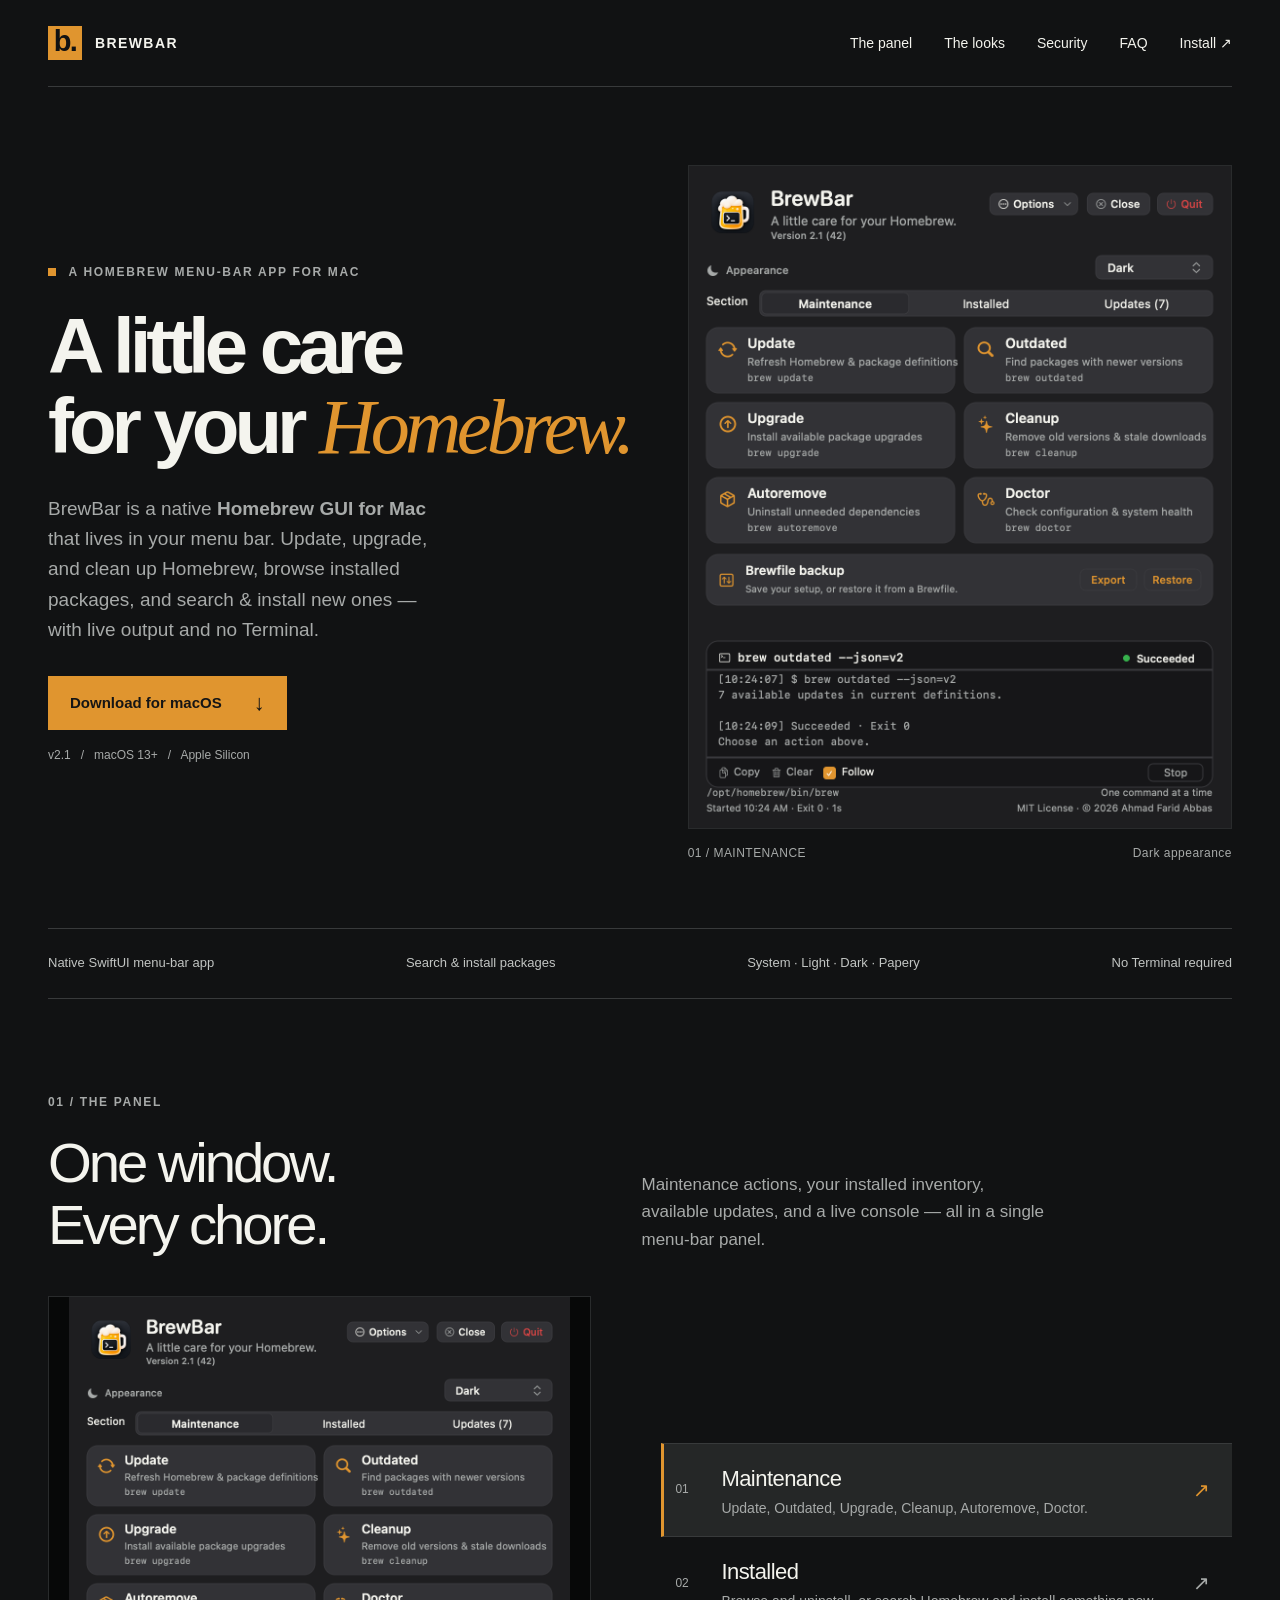
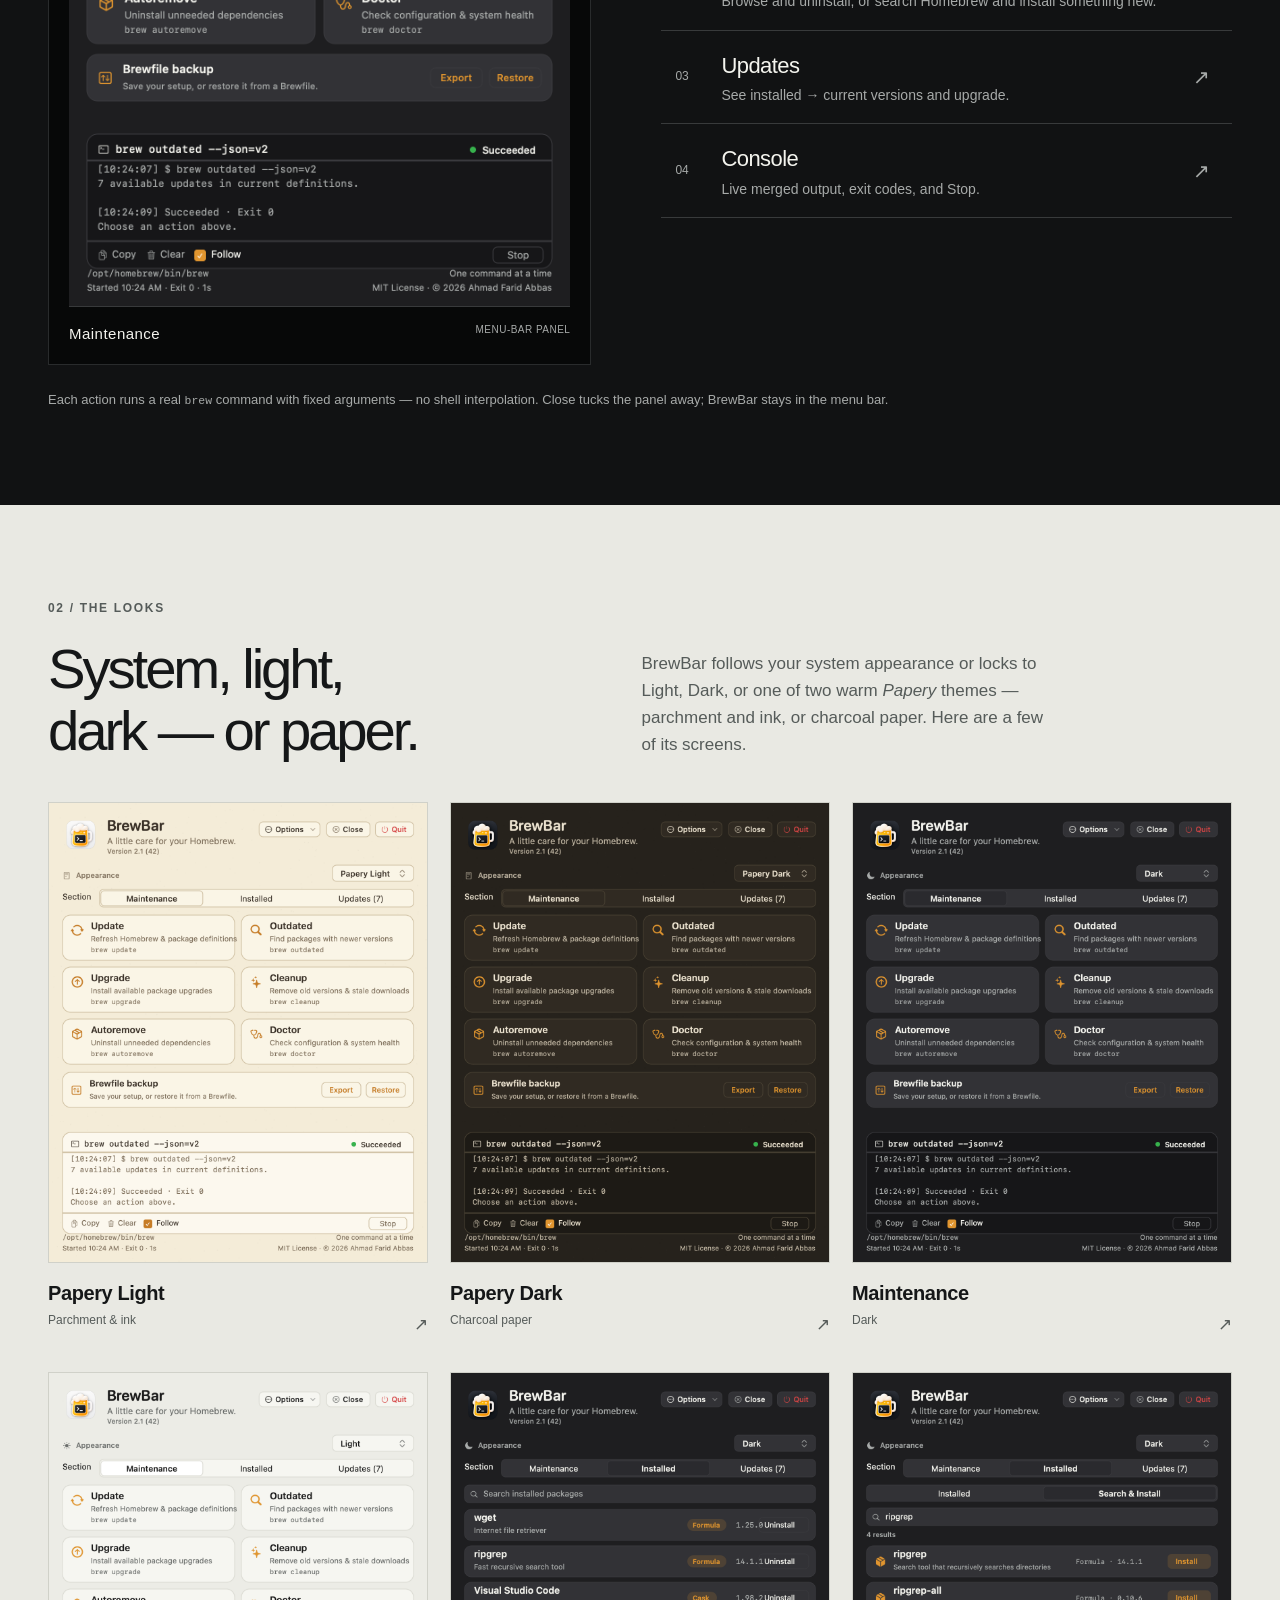
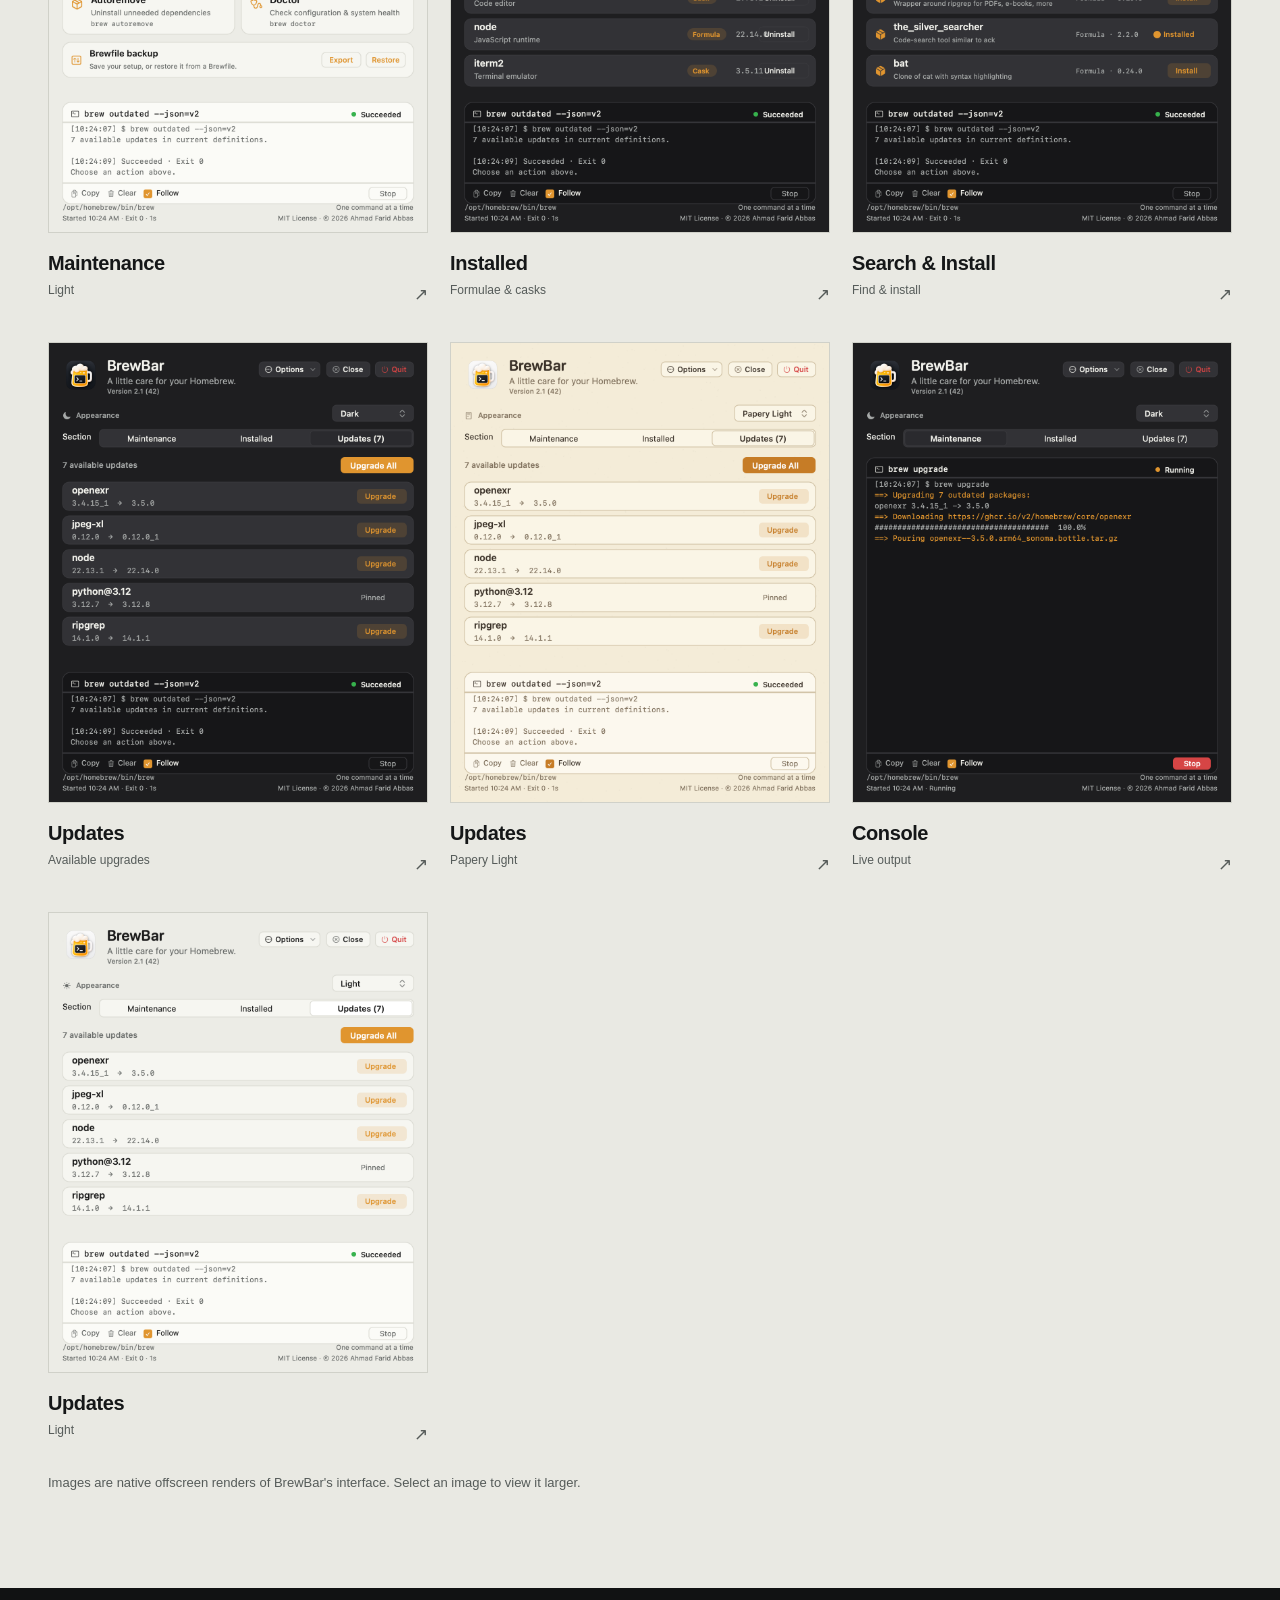
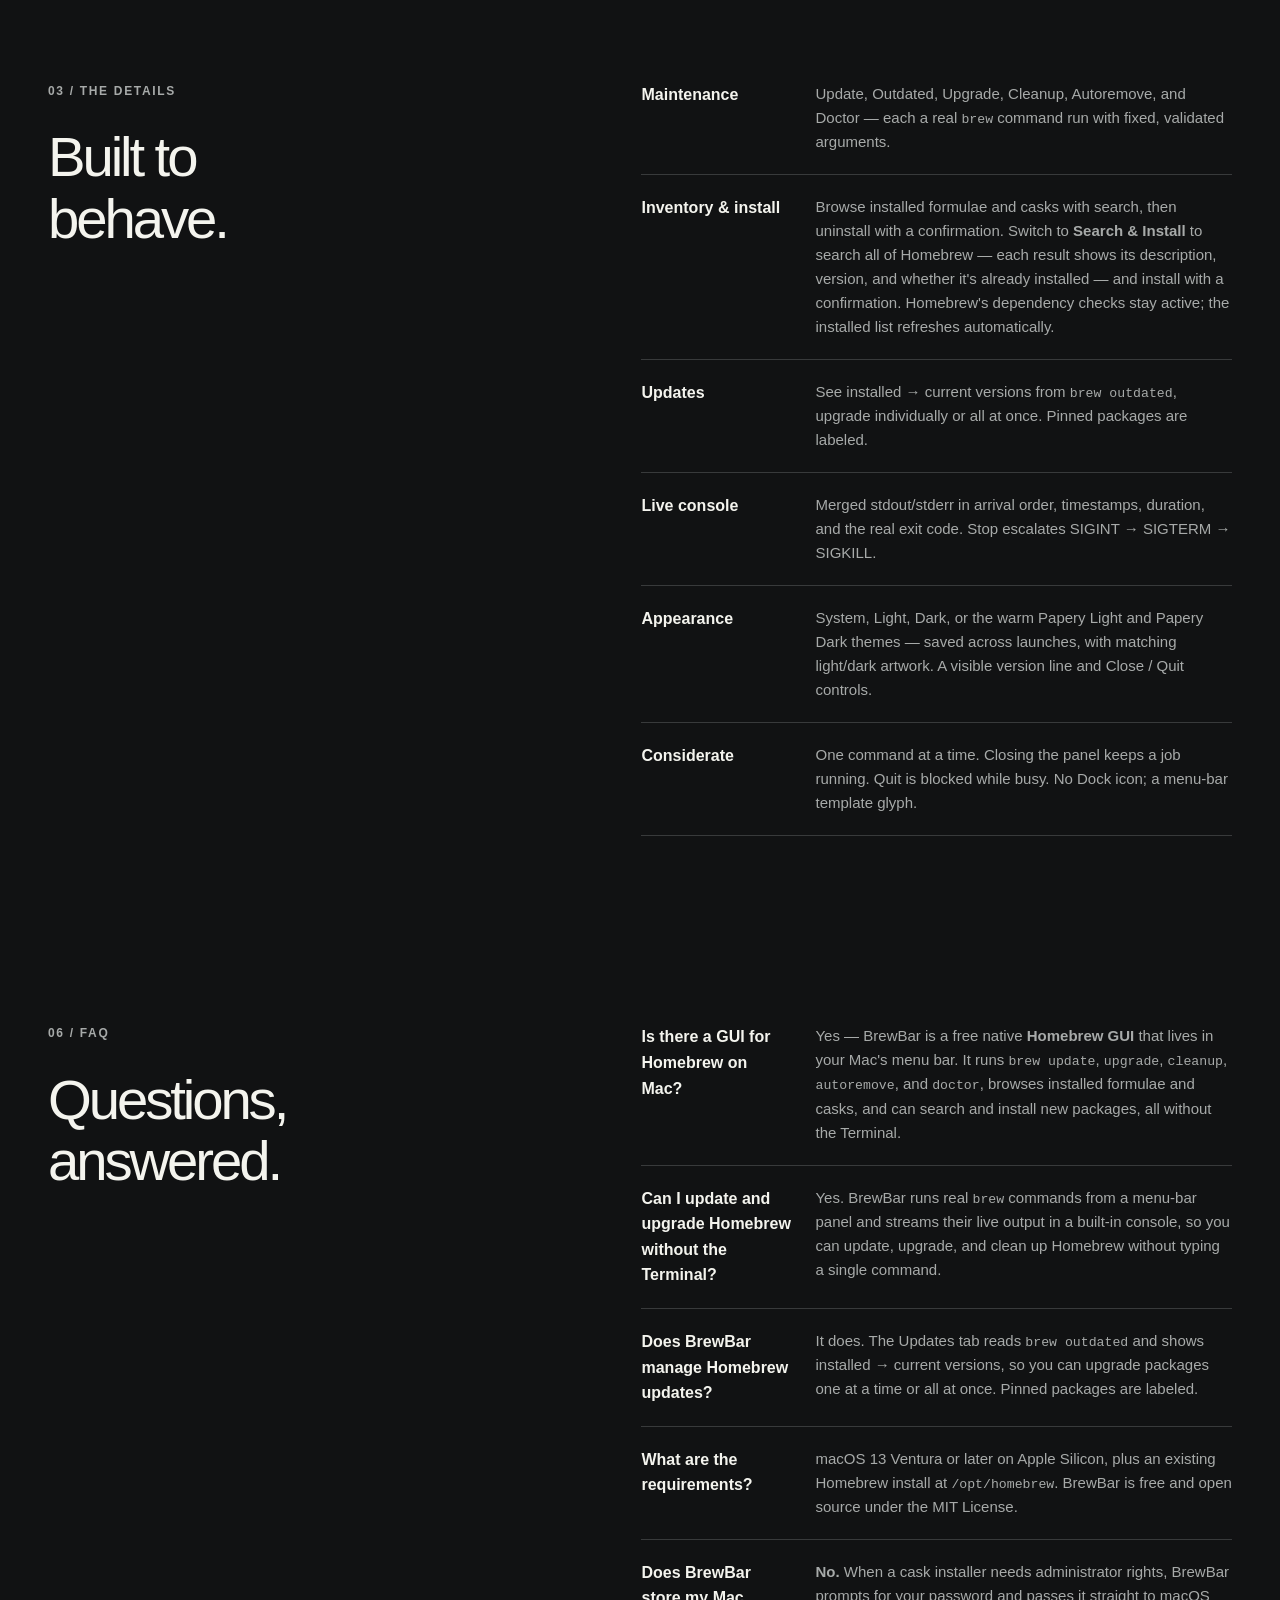
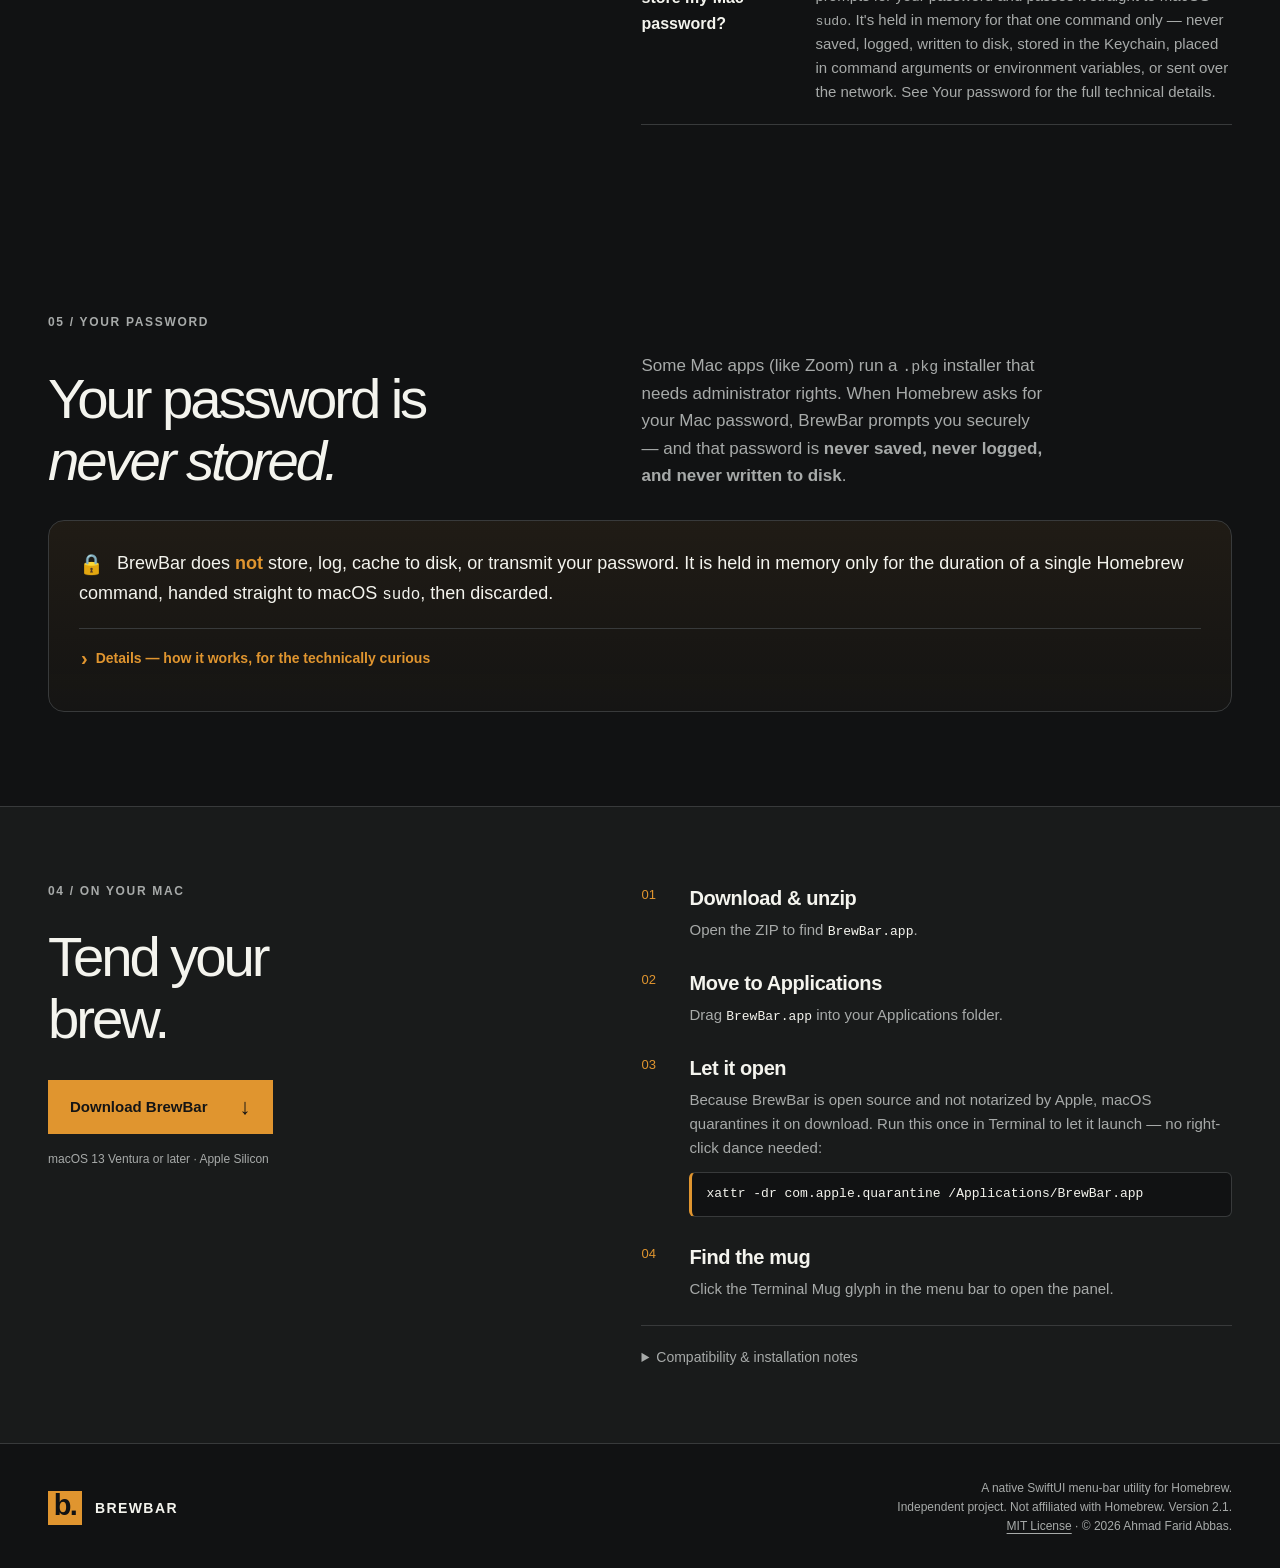
<file: docs/index.html>
<!doctype html>
<html lang="en">
<head>
  <meta charset="utf-8">
  <meta name="viewport" content="width=device-width, initial-scale=1">

  <!-- Google Analytics (GA4) -->
  <script async src="https://www.googletagmanager.com/gtag/js?id=G-ZCH2RGN8D1"></script>
  <script>
    window.dataLayer = window.dataLayer || [];
    function gtag(){dataLayer.push(arguments);}
    gtag('js', new Date());
    gtag('config', 'G-ZCH2RGN8D1');
  </script>
  <title>BrewBar — Homebrew GUI &amp; Menu-Bar Manager for Mac</title>
  <meta name="description" content="BrewBar is a free Homebrew GUI for Mac: a native SwiftUI menu-bar app to update, upgrade, and clean up Homebrew, browse installed packages, and search &amp; install new ones — with a live console and no Terminal.">
  <meta name="keywords" content="Homebrew GUI, Homebrew GUI Mac, Homebrew menu bar app, Homebrew manager, manage Homebrew updates, brew upgrade GUI, Homebrew without Terminal, brew cleanup app, macOS package manager GUI, Homebrew app">
  <meta name="author" content="Ahmad Farid Abbas">
  <meta name="robots" content="index, follow, max-image-preview:large">
  <meta name="google-site-verification" content="me9sOqa6BPetI9Rmm03LftkWyIziNRQENmI9tUFADq4">
  <meta name="theme-color" content="#111213">
  <link rel="canonical" href="https://brewbar.netlify.app/">

  <!-- Open Graph -->
  <meta property="og:type" content="website">
  <meta property="og:site_name" content="BrewBar">
  <meta property="og:title" content="BrewBar — Homebrew GUI &amp; Menu-Bar Manager for Mac">
  <meta property="og:description" content="A native SwiftUI menu-bar app to run Homebrew maintenance, browse installed packages, and manage updates on your Mac — no Terminal required.">
  <meta property="og:url" content="https://brewbar.netlify.app/">
  <meta property="og:image" content="https://brewbar.netlify.app/assets/og-image.png">
  <meta property="og:image:width" content="1200">
  <meta property="og:image:height" content="630">
  <meta property="og:image:alt" content="BrewBar, a Homebrew menu-bar app for Mac, shown in dark mode">
  <meta property="og:locale" content="en_US">

  <!-- Twitter Card -->
  <meta name="twitter:card" content="summary_large_image">
  <meta name="twitter:title" content="BrewBar — Homebrew GUI &amp; Menu-Bar Manager for Mac">
  <meta name="twitter:description" content="Update, upgrade, and clean up Homebrew from the menu bar. Browse installed packages and manage updates — no Terminal required.">
  <meta name="twitter:image" content="https://brewbar.netlify.app/assets/og-image.png">

  <link rel="icon" type="image/png" sizes="32x32" href="assets/favicon-32.png">
  <link rel="icon" type="image/png" sizes="16x16" href="assets/favicon-16.png">
  <link rel="apple-touch-icon" sizes="180x180" href="assets/apple-touch-icon.png">
  <link rel="stylesheet" href="styles.css">
  <script src="script.js" defer></script>

  <script type="application/ld+json">
  {
    "@context": "https://schema.org",
    "@type": "SoftwareApplication",
    "name": "BrewBar",
    "operatingSystem": "macOS 13.0 or later",
    "applicationCategory": "DeveloperApplication",
    "applicationSubCategory": "Package Manager GUI",
    "description": "A native SwiftUI menu-bar app for Homebrew on macOS. Run maintenance, browse installed packages, search & install formulae and casks, and manage updates from the menu bar with a live command console — no Terminal required.",
    "url": "https://brewbar.netlify.app/",
    "downloadUrl": "https://github.com/ahmadfaridabbas/brewbar/releases/latest",
    "softwareVersion": "2.1",
    "image": "https://brewbar.netlify.app/assets/og-image.png",
    "screenshot": "https://brewbar.netlify.app/assets/hero.png",
    "license": "https://github.com/ahmadfaridabbas/brewbar/blob/main/LICENSE",
    "processorRequirements": "Apple Silicon",
    "author": {
      "@type": "Person",
      "name": "Ahmad Farid Abbas"
    },
    "offers": {
      "@type": "Offer",
      "price": "0",
      "priceCurrency": "USD"
    }
  }
  </script>

  <script type="application/ld+json">
  {
    "@context": "https://schema.org",
    "@type": "FAQPage",
    "mainEntity": [
      {
        "@type": "Question",
        "name": "Is there a GUI for Homebrew on Mac?",
        "acceptedAnswer": {
          "@type": "Answer",
          "text": "Yes. BrewBar is a free native menu-bar GUI for Homebrew on macOS. It lets you run brew update, upgrade, cleanup, autoremove, and doctor, browse installed formulae and casks, search and install new packages, and manage updates — all without opening the Terminal."
        }
      },
      {
        "@type": "Question",
        "name": "Can I update and upgrade Homebrew without the Terminal?",
        "acceptedAnswer": {
          "@type": "Answer",
          "text": "Yes. BrewBar runs real brew commands from a menu-bar panel and streams their live output in a built-in console, so you can update, upgrade, and clean up Homebrew without typing commands in the Terminal."
        }
      },
      {
        "@type": "Question",
        "name": "What are the requirements for BrewBar?",
        "acceptedAnswer": {
          "@type": "Answer",
          "text": "BrewBar requires macOS 13 Ventura or later on Apple Silicon, and an existing Homebrew installation at /opt/homebrew."
        }
      },
      {
        "@type": "Question",
        "name": "Does BrewBar store my Mac password?",
        "acceptedAnswer": {
          "@type": "Answer",
          "text": "No. When a cask installer needs administrator rights, BrewBar prompts for your Mac password and passes it straight to macOS sudo. The password is held in memory only for that single command and is never saved, logged, written to disk, stored in the Keychain, placed in command arguments or environment variables, or sent over the network."
        }
      }
    ]
  }
  </script>
</head>
<body>
<a class="skip" href="#main">Skip to content</a>
<header class="nav wrap">
  <a class="brand" href="#" aria-label="BrewBar home"><span class="brand-mark" aria-hidden="true">b.</span> BREWBAR</a>
  <nav aria-label="Main navigation"><a href="#views">The panel</a><a href="#gallery">The looks</a><a href="#security">Security</a><a href="#faq">FAQ</a><a href="#install">Install <span aria-hidden="true">↗</span></a></nav>
</header>
<main id="main">
  <section class="hero wrap" aria-labelledby="hero-title">
    <div class="hero-copy"><p class="eyebrow"><span class="square" aria-hidden="true"></span> A HOMEBREW MENU-BAR APP FOR MAC</p><h1 id="hero-title">A little care<br>for your <em>Homebrew.</em></h1><p class="intro">BrewBar is a native <strong>Homebrew GUI for Mac</strong> that lives in your menu bar. Update, upgrade, and clean up Homebrew, browse installed packages, and search &amp; install new ones — with live output and no Terminal.</p><a class="button" href="downloads/BrewBar-2.1.zip" download data-track="download" data-location="hero">Download for macOS <span aria-hidden="true">↓</span></a><p class="requirements">v2.1 &nbsp; / &nbsp; macOS 13+ &nbsp; / &nbsp; Apple Silicon</p></div>
    <figure class="hero-figure"><img src="assets/hero.png" width="560" height="680" alt="BrewBar dashboard in dark mode showing the maintenance actions grid and command console"><figcaption><span>01 / MAINTENANCE</span><span>Dark appearance</span></figcaption></figure>
  </section>
  <div class="feature-strip wrap"><span>Native SwiftUI menu-bar app</span><span>Search &amp; install packages</span><span>System · Light · Dark · Papery</span><span>No Terminal required</span></div>

  <section id="views" class="section wrap" aria-labelledby="views-title">
    <div class="section-heading"><p class="eyebrow">01 / THE PANEL</p><h2 id="views-title">One window.<br>Every chore.</h2><p>Maintenance actions, your installed inventory, available updates, and a live console — all in a single menu-bar panel.</p></div>
    <div class="hands-layout">
      <figure class="style-preview"><img id="view-image" src="assets/view-maintenance.png" width="560" height="680" alt="BrewBar Maintenance tab with the two-column action grid"><figcaption><span id="view-name">Maintenance</span><span>MENU-BAR PANEL</span></figcaption></figure>
      <div class="style-list" aria-label="Preview a panel view">
        <button type="button" data-view="maintenance" aria-pressed="true"><span class="style-number">01</span><span><strong>Maintenance</strong><small>Update, Outdated, Upgrade, Cleanup, Autoremove, Doctor.</small></span><span class="style-symbol" aria-hidden="true">↗</span></button>
        <button type="button" data-view="installed" aria-pressed="false"><span class="style-number">02</span><span><strong>Installed</strong><small>Browse and uninstall, or search Homebrew and install something new.</small></span><span class="style-symbol" aria-hidden="true">↗</span></button>
        <button type="button" data-view="updates" aria-pressed="false"><span class="style-number">03</span><span><strong>Updates</strong><small>See installed → current versions and upgrade.</small></span><span class="style-symbol" aria-hidden="true">↗</span></button>
        <button type="button" data-view="console" aria-pressed="false"><span class="style-number">04</span><span><strong>Console</strong><small>Live merged output, exit codes, and Stop.</small></span><span class="style-symbol" aria-hidden="true">↗</span></button>
      </div>
    </div>
    <p class="section-note">Each action runs a real <code>brew</code> command with fixed arguments — no shell interpolation. Close tucks the panel away; BrewBar stays in the menu bar.</p>
    <noscript><p>View each screen: <a href="assets/view-maintenance.png">Maintenance</a>, <a href="assets/view-installed.png">Installed</a>, <a href="assets/view-updates.png">Updates</a>, <a href="assets/view-console.png">Console</a>.</p></noscript>
  </section>

  <section id="gallery" class="section gallery-section" aria-labelledby="gallery-title"><div class="wrap">
    <div class="section-heading"><p class="eyebrow">02 / THE LOOKS</p><h2 id="gallery-title">System, light,<br>dark — or paper.</h2><p>BrewBar follows your system appearance or locks to Light, Dark, or one of two warm <em>Papery</em> themes — parchment and ink, or charcoal paper. Here are a few of its screens.</p></div>
    <div class="gallery">
      <a class="shot" href="assets/papery-light.png" data-caption="Maintenance · Papery Light"><img loading="lazy" src="assets/papery-light.png" width="560" height="680" alt="BrewBar maintenance actions in the Papery Light theme, a warm parchment look with ink text"><span><strong>Papery Light</strong><small>Parchment &amp; ink <b aria-hidden="true">↗</b></small></span></a>
      <a class="shot" href="assets/papery-dark.png" data-caption="Maintenance · Papery Dark"><img loading="lazy" src="assets/papery-dark.png" width="560" height="680" alt="BrewBar maintenance actions in the Papery Dark theme, a warm charcoal-paper look with off-white text"><span><strong>Papery Dark</strong><small>Charcoal paper <b aria-hidden="true">↗</b></small></span></a>
      <a class="shot" href="assets/dark.png" data-caption="Maintenance · Dark appearance"><img loading="lazy" src="assets/dark.png" width="560" height="680" alt="BrewBar maintenance actions in dark mode"><span><strong>Maintenance</strong><small>Dark <b aria-hidden="true">↗</b></small></span></a>
      <a class="shot" href="assets/light.png" data-caption="Maintenance · Light appearance"><img loading="lazy" src="assets/light.png" width="560" height="680" alt="BrewBar maintenance actions in light mode"><span><strong>Maintenance</strong><small>Light <b aria-hidden="true">↗</b></small></span></a>
      <a class="shot" href="assets/installed.png" data-caption="Installed · Formulae and casks"><img loading="lazy" src="assets/installed.png" width="560" height="680" alt="BrewBar installed packages list with search and uninstall"><span><strong>Installed</strong><small>Formulae &amp; casks <b aria-hidden="true">↗</b></small></span></a>
      <a class="shot" href="assets/search.png" data-caption="Search &amp; Install · Find and install packages"><img loading="lazy" src="assets/search.png" width="560" height="680" alt="BrewBar Search and Install mode showing search results with Install buttons and an already-installed marker"><span><strong>Search &amp; Install</strong><small>Find &amp; install <b aria-hidden="true">↗</b></small></span></a>
      <a class="shot" href="assets/updates.png" data-caption="Updates · Available upgrades"><img loading="lazy" src="assets/updates.png" width="560" height="680" alt="BrewBar updates list with per-package upgrade buttons"><span><strong>Updates</strong><small>Available upgrades <b aria-hidden="true">↗</b></small></span></a>
      <a class="shot" href="assets/papery-updates.png" data-caption="Updates · Papery Light"><img loading="lazy" src="assets/papery-updates.png" width="560" height="680" alt="BrewBar updates list in the Papery Light theme"><span><strong>Updates</strong><small>Papery Light <b aria-hidden="true">↗</b></small></span></a>
      <a class="shot" href="assets/console.png" data-caption="Console · Live command output"><img loading="lazy" src="assets/console.png" width="560" height="680" alt="BrewBar console streaming live output from a running command"><span><strong>Console</strong><small>Live output <b aria-hidden="true">↗</b></small></span></a>
      <a class="shot" href="assets/updates-light.png" data-caption="Updates · Light appearance"><img loading="lazy" src="assets/updates-light.png" width="560" height="680" alt="BrewBar updates list in light mode"><span><strong>Updates</strong><small>Light <b aria-hidden="true">↗</b></small></span></a>
    </div>
    <p class="section-note">Images are native offscreen renders of BrewBar's interface. Select an image to view it larger.</p>
  </div></section>

  <section class="section wrap details" aria-labelledby="details-title"><div><p class="eyebrow">03 / THE DETAILS</p><h2 id="details-title">Built to<br>behave.</h2></div><dl><div><dt>Maintenance</dt><dd>Update, Outdated, Upgrade, Cleanup, Autoremove, and Doctor — each a real <code>brew</code> command run with fixed, validated arguments.</dd></div><div><dt>Inventory &amp; install</dt><dd>Browse installed formulae and casks with search, then uninstall with a confirmation. Switch to <strong>Search &amp; Install</strong> to search all of Homebrew — each result shows its description, version, and whether it's already installed — and install with a confirmation. Homebrew's dependency checks stay active; the installed list refreshes automatically.</dd></div><div><dt>Updates</dt><dd>See installed → current versions from <code>brew outdated</code>, upgrade individually or all at once. Pinned packages are labeled.</dd></div><div><dt>Live console</dt><dd>Merged stdout/stderr in arrival order, timestamps, duration, and the real exit code. Stop escalates SIGINT → SIGTERM → SIGKILL.</dd></div><div><dt>Appearance</dt><dd>System, Light, Dark, or the warm Papery Light and Papery Dark themes — saved across launches, with matching light/dark artwork. A visible version line and Close / Quit controls.</dd></div><div><dt>Considerate</dt><dd>One command at a time. Closing the panel keeps a job running. Quit is blocked while busy. No Dock icon; a menu-bar template glyph.</dd></div></dl></section>

  <section id="faq" class="section wrap details" aria-labelledby="faq-title"><div><p class="eyebrow">06 / FAQ</p><h2 id="faq-title">Questions,<br>answered.</h2></div><dl><div><dt>Is there a GUI for Homebrew on Mac?</dt><dd>Yes — BrewBar is a free native <strong>Homebrew GUI</strong> that lives in your Mac's menu bar. It runs <code>brew update</code>, <code>upgrade</code>, <code>cleanup</code>, <code>autoremove</code>, and <code>doctor</code>, browses installed formulae and casks, and can search and install new packages, all without the Terminal.</dd></div><div><dt>Can I update and upgrade Homebrew without the Terminal?</dt><dd>Yes. BrewBar runs real <code>brew</code> commands from a menu-bar panel and streams their live output in a built-in console, so you can update, upgrade, and clean up Homebrew without typing a single command.</dd></div><div><dt>Does BrewBar manage Homebrew updates?</dt><dd>It does. The Updates tab reads <code>brew outdated</code> and shows installed → current versions, so you can upgrade packages one at a time or all at once. Pinned packages are labeled.</dd></div><div><dt>What are the requirements?</dt><dd>macOS 13 Ventura or later on Apple Silicon, plus an existing Homebrew install at <code>/opt/homebrew</code>. BrewBar is free and open source under the MIT License.</dd></div><div><dt>Does BrewBar store my Mac password?</dt><dd><strong>No.</strong> When a cask installer needs administrator rights, BrewBar prompts for your password and passes it straight to macOS <code>sudo</code>. It's held in memory for that one command only — never saved, logged, written to disk, stored in the Keychain, placed in command arguments or environment variables, or sent over the network. See <a href="#security">Your password</a> for the full technical details.</dd></div></dl></section>

  <section id="security" class="section wrap" aria-labelledby="security-title">
    <div class="section-heading"><p class="eyebrow">05 / YOUR PASSWORD</p><h2 id="security-title">Your password is<br><em>never stored.</em></h2><p>Some Mac apps (like Zoom) run a <code>.pkg</code> installer that needs administrator rights. When Homebrew asks for your Mac password, BrewBar prompts you securely — and that password is <strong>never saved, never logged, and never written to disk</strong>.</p></div>
    <div class="security-card">
      <p class="security-headline"><span class="security-badge" aria-hidden="true">🔒</span> BrewBar does <strong>not</strong> store, log, cache to disk, or transmit your password. It is held in memory only for the duration of a single Homebrew command, handed straight to macOS <code>sudo</code>, then discarded.</p>
      <details class="security-details">
        <summary>Details — how it works, for the technically curious</summary>
        <div class="security-body">
          <p>In two lines: the password lives only in RAM for one Homebrew command — typed into a masked <code>SecureField</code> → <code>BrewModel.passwordDraft</code>, handed to <code>AskpassBroker</code>, then written to a private <code>0600</code> FIFO (named pipe) that the <code>SUDO_ASKPASS</code> helper streams to <code>sudo</code>'s standard input. It is never placed in a command's arguments, in an environment variable, on disk, in the macOS Keychain, or in the console log.</p>
          <h3>The full path your password takes</h3>
          <ul>
            <li><strong>While you type it:</strong> an in-memory string bound to a masked <code>SecureField</code>. Nothing is written anywhere yet.</li>
            <li><strong>On Submit:</strong> it is handed to a one-shot broker and the on-screen draft is cleared immediately.</li>
            <li><strong>Reaching sudo:</strong> the broker writes it to a FIFO — an in-kernel pipe buffer, not a file on disk — inside a private per-command temp directory (mode <code>0700</code>, the pipe <code>0600</code>, owned only by you). A tiny helper script (the standard macOS <code>SUDO_ASKPASS</code> mechanism) reads from that pipe and passes the password to <code>sudo</code>. For a multi-step action (e.g. uninstalling an app that removes several services), you type it <strong>once</strong> and the rest are answered from memory.</li>
            <li><strong>When it's destroyed:</strong> the draft is cleared on submit/cancel and whenever the prompt closes; the broker's in-memory copy and the temp pipe are deleted the instant the command finishes, is stopped, or the console is cleared. Nothing survives the command — let alone an app restart.</li>
          </ul>
          <h3>Where it is <em>not</em></h3>
          <ul>
            <li>Never in a command's arguments (<code>argv</code>) — <code>brew</code> and <code>sudo</code> are launched with fixed argument lists.</li>
            <li>Never in an environment variable — <code>SUDO_ASKPASS</code> holds the <em>helper's path</em>, not your password.</li>
            <li>Never in a regular file, the macOS Keychain, <code>UserDefaults</code>, or any preference.</li>
            <li>Never written to the console output, and never sent over the network.</li>
          </ul>
          <h3>Honest caveats</h3>
          <p>Swift strings aren't guaranteed to be zeroed by the runtime, so a transient copy may briefly remain in freed memory until reused — the same practical limit every GUI <code>sudo</code> front-end has. BrewBar best-effort zeroes its own byte buffer after use and holds the value only for one command. BrewBar is <a href="https://github.com/ahmadfaridabbas/brewbar">open source</a> — the entire mechanism is in <code>AskpassBroker.swift</code>, so you can read exactly what it does.</p>
        </div>
      </details>
    </div>
  </section>
  <section id="install" class="install-section"><div class="wrap install-layout"><div><p class="eyebrow">04 / ON YOUR MAC</p><h2>Tend your<br>brew.</h2><a class="button" href="downloads/BrewBar-2.1.zip" download data-track="download" data-location="install">Download BrewBar <span aria-hidden="true">↓</span></a><p class="requirements">macOS 13 Ventura or later · Apple Silicon</p></div><div><ol class="steps"><li><strong>Download &amp; unzip</strong><p>Open the ZIP to find <code>BrewBar.app</code>.</p></li><li><strong>Move to Applications</strong><p>Drag <code>BrewBar.app</code> into your Applications folder.</p></li><li><strong>Let it open</strong><p>Because BrewBar is open source and not notarized by Apple, macOS quarantines it on download. Run this once in Terminal to let it launch — no right-click dance needed:</p><p class="first-launch"><code>xattr -dr com.apple.quarantine /Applications/BrewBar.app</code></p></li><li><strong>Find the mug</strong><p>Click the Terminal Mug glyph in the menu bar to open the panel.</p></li></ol><details><summary>Compatibility &amp; installation notes</summary><p>This build is ad-hoc signed and is not Apple-notarized. The command above clears macOS's quarantine flag so the app opens cleanly; alternatively you can right-click → Open the first time, approve it in Privacy &amp; Security, or build locally from <code>src/</code> with <code>./build.sh</code>.</p><p>BrewBar needs an existing Homebrew install at <code>/opt/homebrew</code>. It reads your login environment to locate <code>brew</code> and shows the resolved path in the footer.</p><p>Optimized arm64 build and runner tests passed. Interactive UI and VoiceOver checks are recommended manually; the panel is a streaming console, not a full terminal.</p></details></div></div></section>
</main>
<footer class="wrap"><a class="brand" href="#"><span class="brand-mark" aria-hidden="true">b.</span> BREWBAR</a><p>A native SwiftUI menu-bar utility for Homebrew.<br>Independent project. Not affiliated with Homebrew. Version 2.1.<br><a href="https://github.com/ahmadfaridabbas/brewbar/blob/main/LICENSE">MIT License</a> · © 2026 Ahmad Farid Abbas.</p></footer>
<dialog id="image-dialog" aria-labelledby="image-caption"><button id="close-dialog" type="button" aria-label="Close enlarged image">Close <span aria-hidden="true">×</span></button><img id="large-image" alt=""><p id="image-caption"></p></dialog>
</body>
</html>
</file>
<file: docs/styles.css>
:root{color-scheme:dark;--bg:#111213;--panel:#18191a;--ink:#f4f4ee;--muted:#a7aaa9;--line:#383a3b;--accent:#e0952f;font-family:-apple-system,BlinkMacSystemFont,"Helvetica Neue",Arial,sans-serif;font-synthesis:none;scroll-behavior:smooth;scroll-padding-top:24px}*{box-sizing:border-box}body{margin:0;background:var(--bg);color:var(--ink);font-size:16px;line-height:1.6}a{color:inherit;text-decoration:none}button{font:inherit}button,a,summary{-webkit-tap-highlight-color:transparent}a:focus-visible,button:focus-visible,summary:focus-visible{outline:3px solid var(--accent);outline-offset:6px}a:hover{text-decoration:underline;text-underline-offset:5px}img{display:block;max-width:100%;height:auto}figure,h1,h2,p{margin:0}code{font-family:ui-monospace,SFMono-Regular,Menlo,monospace;font-size:.88em}.wrap{width:min(1320px,calc(100% - 96px));margin-inline:auto}.nav{display:flex;justify-content:space-between;align-items:center;gap:24px;padding-block:26px;border-bottom:1px solid var(--line)}.brand{display:inline-flex;align-items:center;gap:13px;font-size:14px;letter-spacing:.1em;font-weight:750}.brand-mark{display:inline-grid;place-items:center;background:var(--accent);color:var(--bg);width:34px;height:34px;font-size:29px;line-height:1;letter-spacing:-.06em;padding-bottom:4px}.nav nav{display:flex;gap:32px;font-size:14px}.hero{display:grid;grid-template-columns:1fr .92fr;gap:48px;align-items:center;padding-block:78px 65px}.eyebrow{font-size:12px;letter-spacing:.14em;font-weight:650;margin-bottom:25px;color:var(--muted)}.square{display:inline-block;width:8px;height:8px;background:var(--accent);margin-right:8px}h1{font-size:clamp(54px,6.1vw,90px);font-weight:550;letter-spacing:-.065em;line-height:1.02}h1 em{font-family:Georgia,serif;font-weight:400;color:var(--accent);letter-spacing:-.06em}.intro{font-size:19px;max-width:400px;color:var(--muted);line-height:1.6;margin-block:27px 30px}.button{display:inline-flex;align-items:center;justify-content:space-between;gap:32px;padding:15px 22px;background:var(--accent);color:#151515;font-size:15px;font-weight:750;transition:background .2s}.button:hover{background:#eaa94d;text-decoration:none}.button span{font-size:22px;line-height:1}.requirements{font-size:12px;color:var(--muted);margin-top:16px}.hero-figure{align-self:stretch;display:flex;flex-direction:column;justify-content:center}.hero-figure img{aspect-ratio:.82;object-fit:cover;object-position:top;border:1px solid #292b2c;background:#1e1e20}.hero-figure figcaption,.style-preview figcaption{display:flex;justify-content:space-between;gap:16px;font-size:12px;letter-spacing:.04em;color:var(--muted);padding-top:15px}.feature-strip{display:flex;flex-wrap:wrap;justify-content:space-between;gap:14px 28px;padding-block:24px;border-block:1px solid var(--line);font-size:13px;color:#c2c5c3}.section{padding-block:94px}.section-heading{display:grid;grid-template-columns:1fr 1.15fr;gap:0 80px;align-items:end;margin-bottom:40px}.section-heading .eyebrow{grid-column:1/-1;margin-bottom:20px}h2{font-size:clamp(38px,4.4vw,60px);font-weight:500;letter-spacing:-.055em;line-height:1.1}.section-heading>p:last-child{max-width:410px;color:var(--muted);font-size:17px;padding-bottom:3px}.hands-layout{display:grid;grid-template-columns:1fr 1.05fr;gap:70px;align-items:center}.style-preview{background:#070808;padding:0 20px 18px;border:1px solid #292b2c}.style-preview img{width:100%;background:#1e1e20}.style-preview figcaption{border-top:1px solid var(--line)}.style-preview figcaption span:first-child{color:var(--ink);font-size:15px}.style-preview figcaption span:last-child{font-size:10px}.style-list button{width:100%;display:grid;grid-template-columns:34px 1fr 25px;gap:12px;text-align:left;background:none;border:0;border-bottom:1px solid var(--line);padding:17px 14px;color:var(--ink);cursor:pointer;align-items:center}.style-list button:first-child{border-top:1px solid var(--line)}.style-list button:hover{background:#242525}.style-list button[aria-pressed=true]{background:#252727;border-left:3px solid var(--accent);padding-left:11px}.style-number{font-size:12px;color:var(--muted)}.style-list strong{font-size:22px;font-weight:500;letter-spacing:-.025em}.style-list small{display:block;font-size:14px;color:var(--muted);margin-top:1px}.style-symbol{font-size:20px;color:var(--muted)}[aria-pressed=true] .style-symbol{color:var(--accent)}.section-note{font-size:13px;color:var(--muted);margin-top:25px}.gallery-section{background:#e9e9e3;color:#151718;--muted:#555b59}.gallery{display:grid;grid-template-columns:repeat(3,1fr);gap:34px 22px}.shot{display:block}.shot img{width:100%;border:1px solid #d0d1c9;background:#fff;transition:filter .2s}.shot:hover{text-decoration:none}.shot:hover img{filter:brightness(1.04)}.shot>span{display:block;margin-top:14px}.shot strong{font-size:20px;font-weight:550;letter-spacing:-.02em}.shot small{display:block;color:#555b59;font-size:12px;margin-top:2px}.shot b{float:right;font-size:17px;font-weight:400}.details{display:grid;grid-template-columns:1fr 1.15fr;gap:80px}.details dl{margin:0}.details dl>div{padding:20px 0;border-bottom:1px solid var(--line);display:grid;grid-template-columns:150px 1fr;gap:24px}.details dl>div:first-child{padding-top:0}.details dt{font-size:16px;font-weight:600}.details dd{margin:0;color:var(--muted);font-size:15px}.install-section{border-block:1px solid var(--line);background:#191b1b;padding-block:75px}.install-layout{display:grid;grid-template-columns:1fr 1.15fr;gap:80px}.install-layout h2{margin-bottom:30px}.steps{list-style:none;counter-reset:steps;padding:0;margin:0}.steps li{counter-increment:steps;padding:0 0 24px 48px;position:relative}.steps li:before{content:"0" counter(steps);position:absolute;left:0;top:3px;color:var(--accent);font-size:13px}.steps strong{font-size:20px;font-weight:550;letter-spacing:-.02em}.steps p{color:var(--muted);font-size:15px;margin-top:4px}.steps code{font-size:13px;color:var(--ink)}.first-launch{margin-top:12px!important}.first-launch code{display:block;background:var(--bg);border:1px solid var(--line);border-left:3px solid var(--accent);border-radius:6px;padding:11px 14px;font-size:13px;color:var(--ink);overflow-x:auto;white-space:nowrap;-webkit-user-select:all;user-select:all}details{border-top:1px solid var(--line);padding-top:20px;font-size:14px}summary{cursor:pointer;color:var(--muted)}details p{margin-top:12px;color:var(--muted)}footer{display:flex;justify-content:space-between;gap:30px;align-items:center;padding-block:35px}footer p{font-size:12px;color:var(--muted);text-align:right}footer p a{text-decoration:underline;text-underline-offset:3px}dialog{max-width:min(720px,94vw);max-height:95dvh;border:1px solid var(--line);background:var(--bg);color:var(--ink);padding:16px}dialog::backdrop{background:#000d}dialog img{max-height:78dvh;width:auto;margin:auto;background:#1e1e20}dialog p{padding-top:12px;font-size:15px}dialog button{display:block;margin-left:auto;margin-bottom:12px;background:transparent;border:1px solid var(--line);color:var(--ink);padding:7px 15px;cursor:pointer}.skip{position:fixed;top:-100px;left:20px;z-index:5;background:var(--accent);color:#111;padding:10px}.skip:focus{top:10px}

#security .section-heading{margin-bottom:28px}
.security-card{border:1px solid var(--line);border-radius:16px;background:linear-gradient(180deg,rgba(224,149,47,.07),rgba(224,149,47,.02));padding:28px 30px}
.security-headline{margin:0;font-size:18px;line-height:1.55;color:var(--ink)}
.security-headline strong{color:var(--accent)}
.security-badge{display:inline-block;margin-right:8px;font-size:20px;vertical-align:-2px}
.security-details{margin-top:20px;border-top:1px solid var(--line);padding-top:4px}
.security-details>summary{cursor:pointer;list-style:none;padding:14px 2px;font-weight:600;color:var(--accent);display:flex;align-items:center;gap:8px}
.security-details>summary::-webkit-details-marker{display:none}
.security-details>summary::before{content:"›";display:inline-block;transition:transform .2s;font-size:20px;line-height:1}
.security-details[open]>summary::before{transform:rotate(90deg)}
.security-body{padding:4px 2px 8px;color:var(--muted);font-size:15px;line-height:1.65}
.security-body h3{color:var(--ink);font-size:14px;letter-spacing:.04em;text-transform:uppercase;margin:22px 0 8px}
.security-body ul{margin:0;padding-left:20px}
.security-body li{margin-bottom:8px}
.security-body code{background:var(--panel);border:1px solid var(--line);border-radius:5px;padding:1px 5px;font-size:13px}
.security-body a{color:var(--accent);text-decoration:underline;text-underline-offset:2px}
.security-body strong{color:var(--ink)}
@media(min-width:1500px){.hero{padding-block:100px}}
@media(max-width:1000px){.wrap{width:calc(100% - 48px)}.hero{gap:32px;padding-block:50px}.hands-layout,.details,.install-layout{gap:40px}.section-heading{gap:0 40px}.style-list button{padding-block:12px}.style-list strong{font-size:20px}.gallery{grid-template-columns:repeat(2,1fr)}.details dl>div{grid-template-columns:1fr;gap:8px}}
@media(max-width:680px){.wrap{width:calc(100% - 36px)}.nav{align-items:flex-start;gap:18px;flex-direction:column;padding-block:20px}.nav nav{width:100%;justify-content:space-between;gap:12px}.brand{font-size:13px}.hero{grid-template-columns:1fr;padding-block:42px 30px;gap:32px}h1{font-size:60px}.hero-figure img{aspect-ratio:1}.intro{font-size:18px}.feature-strip{display:grid;grid-template-columns:1fr 1fr;font-size:12px;gap:15px}.section{padding-block:60px}.section-heading{grid-template-columns:1fr;gap:20px;margin-bottom:28px}.section-heading .eyebrow{margin:0}.section-heading>p:last-child{font-size:16px}.hands-layout,.details,.install-layout{grid-template-columns:1fr;gap:32px}.style-preview{max-width:480px;width:100%;margin:auto}.style-list button{padding-block:15px}.gallery{gap:26px 14px}.shot strong{font-size:18px}.shot small{font-size:12px}.shot b{display:none}.details dl>div{grid-template-columns:1fr;gap:6px}.install-section{padding-block:55px}footer{align-items:flex-start;flex-direction:column;gap:20px}footer p{text-align:left}.eyebrow{font-size:11px}.requirements{font-size:11px}.button{max-width:100%;font-size:14px}.section-note{font-size:12px}}
@media(max-width:380px){h1{font-size:50px}.gallery{grid-template-columns:1fr}.feature-strip{grid-template-columns:1fr}}
@media(prefers-reduced-motion:reduce){:root{scroll-behavior:auto}*{transition:none!important}}
</file>
